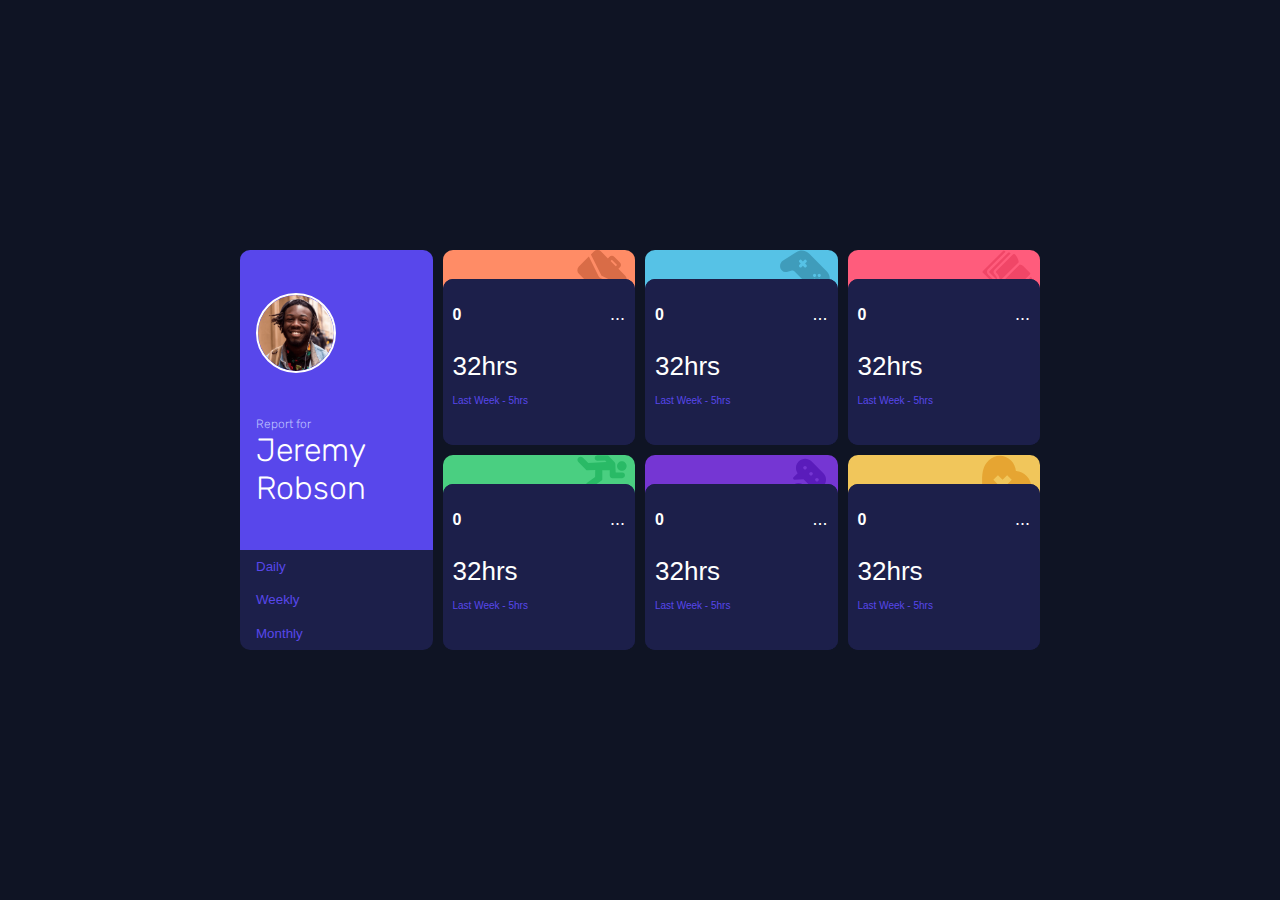
<file: index.html>
<!DOCTYPE html>
<html lang="en">
<head>
  <meta charset="UTF-8">
  <meta name="viewport" content="width=device-width, initial-scale=1.0"> <!-- displays site properly based on user's device -->

  <link rel="icon" type="image/png" sizes="32x32" href="./images/favicon-32x32.png">
  <link rel="stylesheet" href="styles.css">
  <script src="app.js" async></script>
  
  <!-- <title>Frontend Mentor | Time tracking dashboard</title> -->


</head>
<body>

  <div class="container">




    <div class="data-cards">

      <div class="main-card card">

        <div class="background">
  
          <img src="images/image-jeremy.png" class="person-image" alt="">
  
          <p class="person-name">Report for <br>
            <span class="large-font">Jeremy <br> Robson</span>
          </p>
  
        </div>
  
        <div class="foreground">
  
          <button class="time-btn">Daily</button>
          <button class="time-btn">Weekly</button>
          <button class="time-btn">Monthly</button>
        </div>
  
  
  
  
  

      </div>

      <div class="data-card card">

        <div class="background">

        </div>

        <div class="foreground">


          <button class="btn">

            <div class="btn-top-section">

              <p class="label">0</p>
              <span class="dots">...</span>

            </div>

            <div class="btn-btm-section">

              <p>
                <span class="current-time">
                  32hrs
                </span>
              </p>

              <p>
                <span class="prior-time-label">
                      Last Week - 5hrs
                </span>
              </p>
            </div>



          </button>

        </div>


      </div>

      <div class="data-card card">

        <div class="background">

        </div>

        <div class="foreground">


          <button class="btn">

            <div class="btn-top-section">

              <p class="label">0</p>
              <p><span class="dots">...</span></p>

            </div>

            <div class="btn-btm-section">

              <p>
                <span class="current-time">
                  32hrs
                </span>
              </p>

              <p>
                <span class="prior-time-label">
                      Last Week - 5hrs
                </span>
              </p>
            </div>



          </button>

        </div>


      </div>

      <div class="data-card card">

        <div class="background">

        </div>

        <div class="foreground">


          <button class="btn">

            <div class="btn-top-section">

              <p class="label">0</p>
              <p><span class="dots">...</span></p>

            </div>

            <div class="btn-btm-section">

              <p>
                <span class="current-time">
                  32hrs
                </span>
              </p>

              <p>
                <span class="prior-time-label">
                      Last Week - 5hrs
                </span>
              </p>
            </div>



          </button>

        </div>


      </div>

      <div class="data-card card">

        <div class="background">

        </div>

        <div class="foreground">


          <button class="btn">

            <div class="btn-top-section">

              <p class="label">0</p>
              <p><span class="dots">...</span></p>

            </div>

            <div class="btn-btm-section">

              <p>
                <span class="current-time">
                  32hrs
                </span>
              </p>

              <p>
                <span class="prior-time-label">
                      Last Week - 5hrs
                </span>
              </p>
            </div>



          </button>

        </div>


      </div>

      <div class="data-card card">

        <div class="background">

        </div>

        <div class="foreground">


          <button class="btn">

            <div class="btn-top-section">

              <p class="label">0</p>
              <p><span class="dots">...</span></p>

            </div>

            <div class="btn-btm-section">

              <p>
                <span class="current-time">
                  32hrs
                </span>
              </p>

              <p>
                <span class="prior-time-label">
                      Last Week - 5hrs
                </span>
              </p>
            </div>



          </button>

        </div>


      </div>

      <div class="data-card card">

        <div class="background">

        </div>

        <div class="foreground">


          <button class="btn">

            <div class="btn-top-section">

              <p class="label">0</p>
              <p><span class="dots">...</span></p>

            </div>

            <div class="btn-btm-section">

              <p>
                <span class="current-time">
                  32hrs
                </span>
              </p>

              <p>
                <span class="prior-time-label">
                      Last Week - 5hrs
                </span>
              </p>
            </div>



          </button>

        </div>


      </div>


    </div>





  </div>









  
  <!-- <div class="attribution">
    Challenge by <a href="https://www.frontendmentor.io?ref=challenge" target="_blank">Frontend Mentor</a>. 
    Coded by <a href="#">Your Name Here</a>.
  </div> -->
</body>
</html>
</file>
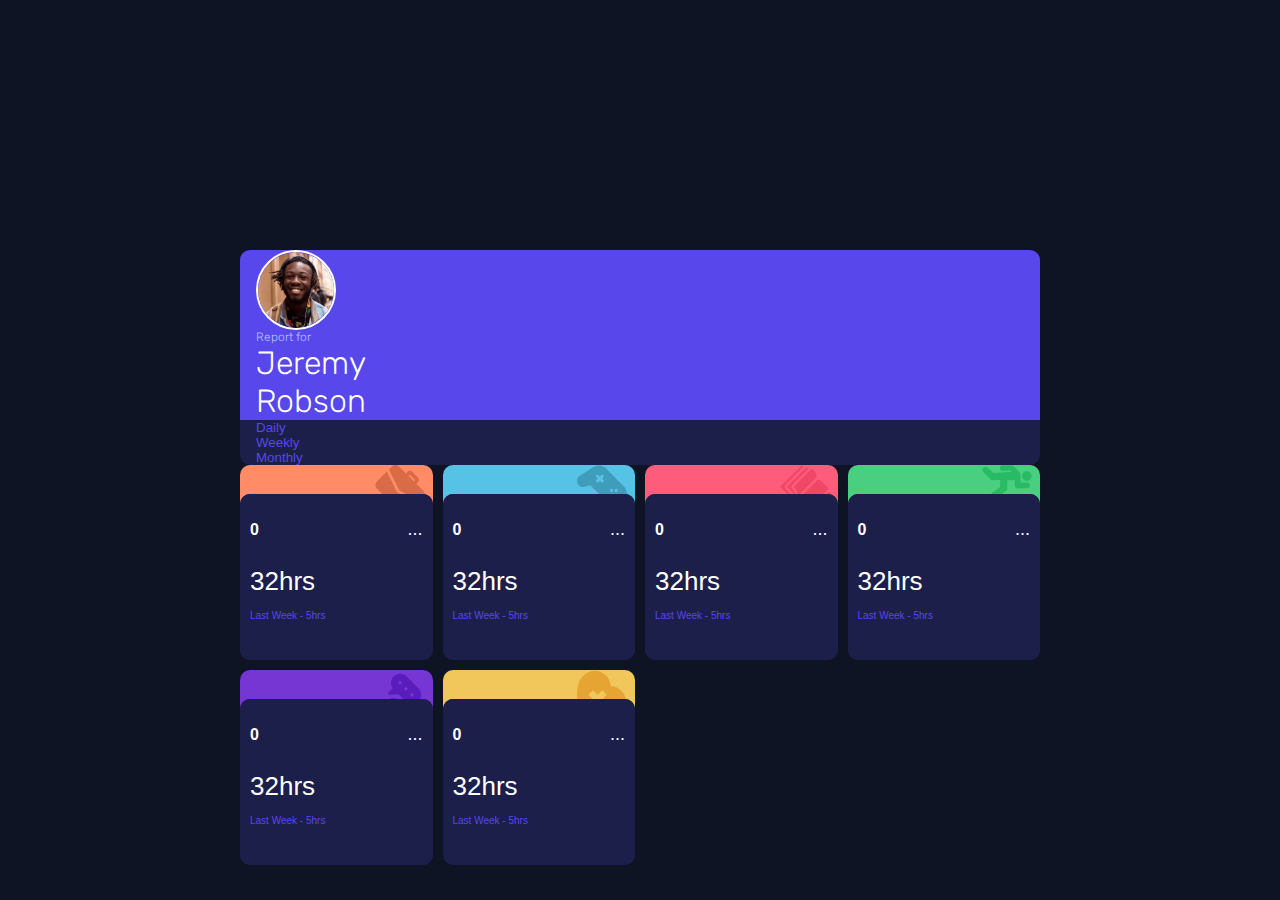
<file: backup.html>
<!DOCTYPE html>
<html lang="en">
<head>
  <meta charset="UTF-8">
  <meta name="viewport" content="width=device-width, initial-scale=1.0"> <!-- displays site properly based on user's device -->

  <link rel="icon" type="image/png" sizes="32x32" href="./images/favicon-32x32.png">
  <link rel="stylesheet" href="styles.css">
  <script src="app.js" async></script>
  
  <!-- <title>Frontend Mentor | Time tracking dashboard</title> -->


</head>
<body>

  <div class="container">


    <div class="main-card card">

      <div class="background">

        <img src="images/image-jeremy.png" class="person-image" alt="">

        <p class="person-name">Report for <br>
          <span class="large-font">Jeremy <br> Robson</span>
        </p>

      </div>

      <div class="foreground">

        <button class="time-btn">Daily</button>
        <button class="time-btn">Weekly</button>
        <button class="time-btn">Monthly</button>
      </div>





      <p></p>
    </div>

    <div class="data-cards">

      <div class="data-card card">

        <div class="background">

        </div>

        <div class="foreground">


          <button class="btn">

            <div class="btn-top-section">

              <p class="label">0</p>
              <p><span class="dots">...</span></p>

            </div>

            <div class="btn-btm-section">

              <p>
                <span class="current-time">
                  32hrs
                </span>
              </p>

              <p>
                <span class="prior-time-label">
                      Last Week - 5hrs
                </span>
              </p>
            </div>



          </button>

        </div>


      </div>

      <div class="data-card card">

        <div class="background">

        </div>

        <div class="foreground">


          <button class="btn">

            <div class="btn-top-section">

              <p class="label">0</p>
              <p><span class="dots">...</span></p>

            </div>

            <div class="btn-btm-section">

              <p>
                <span class="current-time">
                  32hrs
                </span>
              </p>

              <p>
                <span class="prior-time-label">
                      Last Week - 5hrs
                </span>
              </p>
            </div>



          </button>

        </div>


      </div>

      <div class="data-card card">

        <div class="background">

        </div>

        <div class="foreground">


          <button class="btn">

            <div class="btn-top-section">

              <p class="label">0</p>
              <p><span class="dots">...</span></p>

            </div>

            <div class="btn-btm-section">

              <p>
                <span class="current-time">
                  32hrs
                </span>
              </p>

              <p>
                <span class="prior-time-label">
                      Last Week - 5hrs
                </span>
              </p>
            </div>



          </button>

        </div>


      </div>

      <div class="data-card card">

        <div class="background">

        </div>

        <div class="foreground">


          <button class="btn">

            <div class="btn-top-section">

              <p class="label">0</p>
              <p><span class="dots">...</span></p>

            </div>

            <div class="btn-btm-section">

              <p>
                <span class="current-time">
                  32hrs
                </span>
              </p>

              <p>
                <span class="prior-time-label">
                      Last Week - 5hrs
                </span>
              </p>
            </div>



          </button>

        </div>


      </div>

      <div class="data-card card">

        <div class="background">

        </div>

        <div class="foreground">


          <button class="btn">

            <div class="btn-top-section">

              <p class="label">0</p>
              <p><span class="dots">...</span></p>

            </div>

            <div class="btn-btm-section">

              <p>
                <span class="current-time">
                  32hrs
                </span>
              </p>

              <p>
                <span class="prior-time-label">
                      Last Week - 5hrs
                </span>
              </p>
            </div>



          </button>

        </div>


      </div>

      <div class="data-card card">

        <div class="background">

        </div>

        <div class="foreground">


          <button class="btn">

            <div class="btn-top-section">

              <p class="label">0</p>
              <p><span class="dots">...</span></p>

            </div>

            <div class="btn-btm-section">

              <p>
                <span class="current-time">
                  32hrs
                </span>
              </p>

              <p>
                <span class="prior-time-label">
                      Last Week - 5hrs
                </span>
              </p>
            </div>



          </button>

        </div>


      </div>


    </div>





  </div>









  
  <!-- <div class="attribution">
    Challenge by <a href="https://www.frontendmentor.io?ref=challenge" target="_blank">Frontend Mentor</a>. 
    Coded by <a href="#">Your Name Here</a>.
  </div> -->
</body>
</html>
</file>
<file: styles.css>
@import url('https://fonts.googleapis.com/css2?family=Rubik:ital,wght@0,300..900;1,300..900&display=swap');


:root
{
    --main-blue:hsl(246,80%,60%);


    --nuetral-very-dark-blue:hsl(226,43%,10%);
    --nuetral-dark-blue:hsl(235,46%,20%);
    --nuetral-desaturated-blue:hsl(235,45%,61%);
    --nuetral-pale-blue:hsl(236,100%,87%);

    --main-font:18px;

    --small-weight:300;
    --medium-weight:400;
    --large-weight:600;

    --phonesize-height:200px;
}

*
{
    box-sizing: border-box;
    margin: 0;
    padding: 0;
}

body
{
    height: 100vh;
    width: 100vw;
    display: flex;
    flex-direction: column;
    align-items: center;
    justify-content: center;
    background-color: var(--nuetral-very-dark-blue);
    font-family: "Rubik", sans-serif;
    font-optical-sizing: auto;
}


.container
{
    width: 800px;
    height: 400px;
}


/* #region Global classes */

.card
{
    display: flex;
    flex-direction: column;
    border-radius: 50px;
}

.background
{
    background-color: var(--main-blue);
    border-top-left-radius: 10px;
    border-top-right-radius: 10px;
    display: flex;
    flex-direction: column;
    align-items: flex-start;
    justify-content: space-evenly;
    font-weight: var(--small-weight);
}

.foreground
{
    display: flex;
    flex-direction: column;
    background-color: var(--nuetral-dark-blue);
    border-bottom-left-radius: 10px;
    border-bottom-right-radius: 10px;
}


.large-font
{
    font-size: 32px;
    color: white;
}


/* #endregion */


/* #region Desktop Media Query */


/* #region Data-cards Grid*/

.data-cards
{
    display: grid;
    grid-template-columns: repeat(4, 1fr);
    grid-template-rows: repeat(2,fr);
    gap: 10px;
    height: 400px;
}

/* #region Main Card */

.main-card 
{
    grid-row: 1 / span 2;
}

.main-card img
{
    height: 80px;
    width: 80px;
    margin-left: 1rem;
    border: 2px solid white;
    border-radius:50% ;
}

.main-card .background
{
    flex: 3;
    display: flex;
}


.main-card p
{
    width: 100%;
    color: var(--nuetral-pale-blue);
    margin-left: 1rem;
    font-size: 12px;
}


.main-card .foreground
{
    flex: 1;
    align-items: flex-start;
    justify-content: space-around;
}

.time-btn
{
    background: none;
    border: none;
    cursor: pointer;
    color: var(--main-blue);
    margin-left: 1rem;
}

.active-time
{
    color: white;
    font-weight: var(--large-weight);
}

.time-btn:not(.active-time):hover
{
    color: white;
    font-weight: var(--medium-weight);
}

/* #endregion  */

.data-card > * 
{
    width: 100%;
    height: 100%;
    object-fit: cover;
    display: flex;
    flex-direction: column;
}

.card
{
    position: relative;
}

.data-card .background
{
    position: absolute;
    top: 0;
    left: 0;
    height: 80%;
    width: 100%;
    z-index: 0;
    background-repeat:no-repeat;
    background-position:  calc(100% - .5rem) top;  
    flex: 1;
}

.data-card .foreground
{
    position: absolute;
    bottom: 0;
    left: 0;
    height: 85%;
    width: 100%; 


    border-top-right-radius: 10px;
    border-top-left-radius: 10px;

    visibility: visible;
}



.btn
{
    height: 100%;
    /* position: relative; */
    background-color: inherit;
    border: none;
    border-radius: 10px;
    display: flex;
    flex-direction: column;
}

.btn.active
{
    background-color: var(--nuetral-pale-blue);
}

.btn:hover
{
    cursor: pointer;
}

.btn-top-section
{
    flex: 1;
    display: flex;
    align-items: center;
    justify-content: space-between;
    padding: 20px 10px;
}


.label
{
    color: white;
    font-size: 16px;
    font-weight: var(--large-weight);
}

p
{
    margin: 0 ;
}

.dots
{
    color: white;
    font-size: var(--main-font);
}



.btn-btm-section
{
    flex: 3;
    display: flex;
    flex-direction: column;
    align-items: flex-start;
    padding-left: 10px;
}


.current-time
{
    color: white;
    font-size: 26px;
}


.btn-btm-section p:nth-child(2)
{
    padding-top: 10px;
}

.prior-time-label
{
    color: var(--main-blue);
    font-size: 10px;

}
/*#endregion */

/* #endregion */







/* #region Mobile Media Query */

@media screen and (max-width: 375px) 
{
    .large-font
    {
        font-size: 16px;
    }

    .card
    {
        width: 100%;
        height: 100%;
    }

    .container
    {
        height: 100vh;
        width: 90%;
        display: flex;
        align-items: center;
        justify-content: center;
    }

    .data-cards
    {
        display: flex;
        flex-direction: column;
        align-items: center;
        justify-content: space-evenly;
        height: 90%;
        width: 80%;
    }

    /* #region Main Card */

    .main-card .background
    {
        display: flex;
        flex-direction: row;
        align-items: center;
        justify-content: space-evenly;

    }

    .main-card img
    {
        height: 50px;
        width: 50px;
        margin-left: 2rem;
    }


    .main-card p
    {
        color: var(--nuetral-pale-blue);

        font-size: 12px;
        padding: 20px 0 20px 0;
    }

    .main-card .large-font br
    {
        display: none;
    }


    .main-card .foreground
    {

        display: inline-flex;
        flex-direction: row;
        justify-content: space-evenly;
    }

    .time-btn
    {
        padding: 20px 0px 20px 0px;
    }


    /* #endregion  */


    .data-card .foreground
    {
        display: flex;
        align-items: center;
    }

    .btn
    {
        width: 80%;
        display: flex;
        flex-direction: column;
        align-content: space-around;
    }

    .btn-top-section
    {
       padding: 0px 10px;
       flex: 1;
    }


    .label
    {
        font-size: 12px;
    }

    p
    {
        margin: 0;
    }

    p .dots
    {
       font-weight: 10px;    
    }



    .btn-btm-section
    {
        flex:1;
        padding: 0px 10px;
        display: flex;
        flex-direction: row;
        justify-content: space-between;

    }


    .current-time
    {
        color: white;
        font-size: 16px;
    }


    .btn-btm-section p:nth-child(2)
    {
        padding: 0px;
    }

    .prior-time-label
    {
        font-size: 12px;
    }

}




/* #endregion */
</file>
